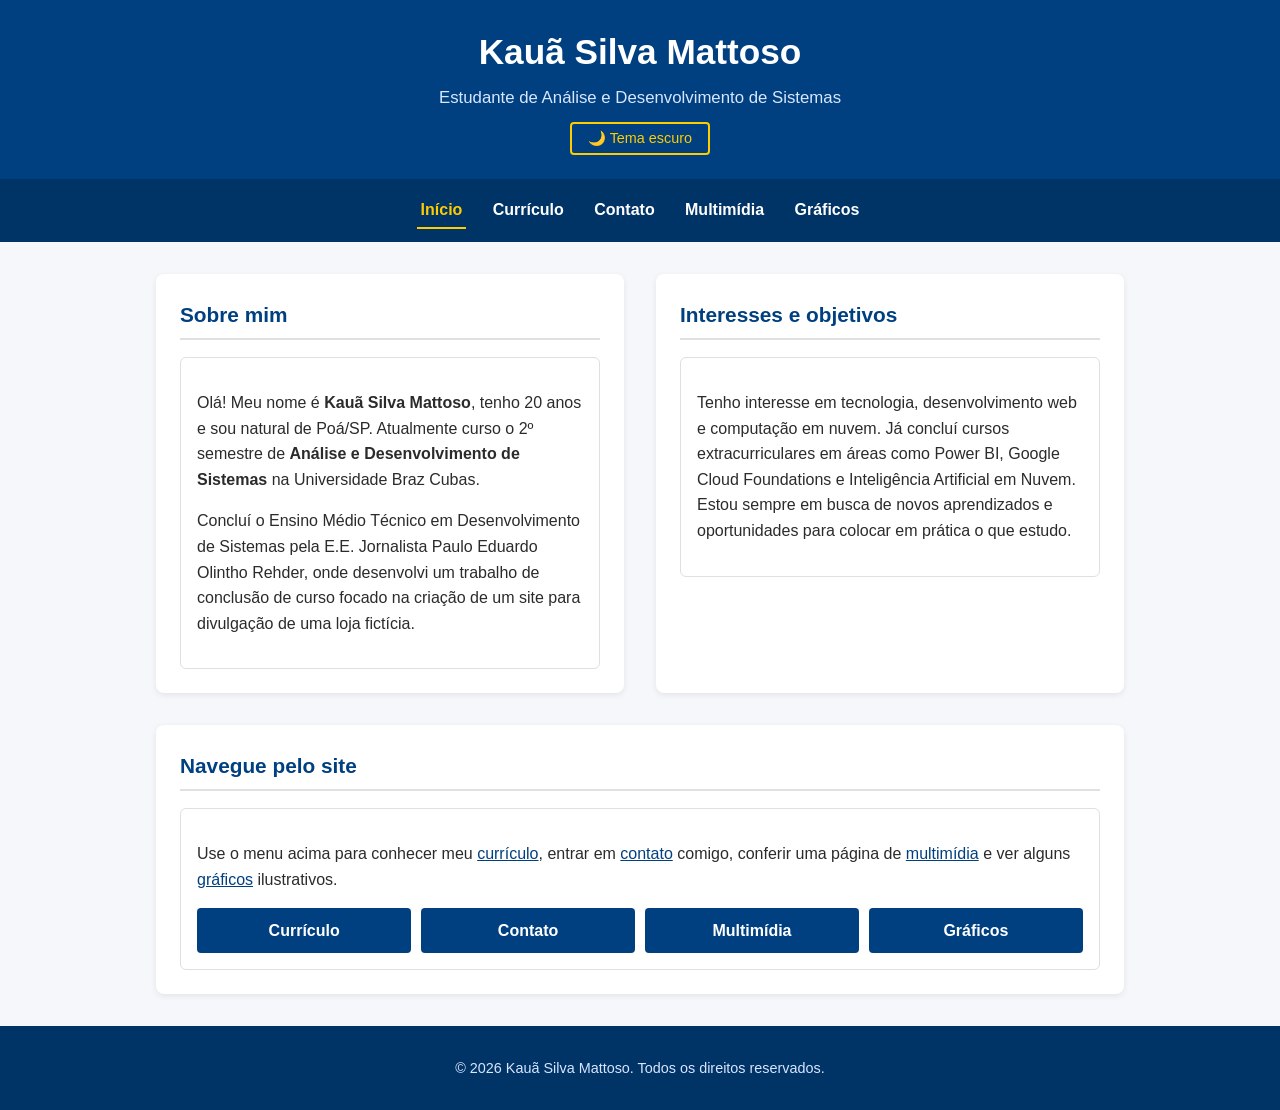
<file: index.html>
<!DOCTYPE html>
<html lang="pt-br">
<head>
  <meta charset="UTF-8">
  <meta name="viewport" content="width=device-width, initial-scale=1.0">
  <title>Kauã Silva Mattoso - Página Inicial</title>
  <link rel="stylesheet" href="css/estilos.css">
</head>
<body>

  <header>
    <h1>Kauã Silva Mattoso</h1>
    <p>Estudante de Análise e Desenvolvimento de Sistemas</p>
  </header>

  <nav>
    <ul>
      <li><a href="index.html" aria-current="page">Início</a></li>
      <li><a href="curriculo.html">Currículo</a></li>
      <li><a href="formulario.html">Contato</a></li>
      <li><a href="multimidia.html">Multimídia</a></li>
      <li><a href="graficos.html">Gráficos</a></li>
    </ul>
  </nav>

  <main class="layout-grid">

    <section id="apresentacao">
      <h2>Sobre mim</h2>
      <article>
        <p>
          Olá! Meu nome é <strong>Kauã Silva Mattoso</strong>, tenho 20 anos e
          sou natural de Poá/SP. Atualmente curso o 2º semestre de
          <strong>Análise e Desenvolvimento de Sistemas</strong> na
          Universidade Braz Cubas.
        </p>
        <p>
          Concluí o Ensino Médio Técnico em Desenvolvimento de Sistemas
          pela E.E. Jornalista Paulo Eduardo Olintho Rehder, onde desenvolvi
          um trabalho de conclusão de curso focado na criação de um site
          para divulgação de uma loja fictícia.
        </p>
      </article>
    </section>

    <section id="interesses">
      <h2>Interesses e objetivos</h2>
      <article>
        <p>
          Tenho interesse em tecnologia, desenvolvimento web e computação
          em nuvem. Já concluí cursos extracurriculares em áreas como
          Power BI, Google Cloud Foundations e Inteligência Artificial em
          Nuvem. Estou sempre em busca de novos aprendizados e
          oportunidades para colocar em prática o que estudo.
        </p>
      </article>
    </section>

    <section id="navegue" class="ocupa-tudo">
      <h2>Navegue pelo site</h2>
      <article>
        <p>
          Use o menu acima para conhecer meu <a href="curriculo.html">currículo</a>,
          entrar em <a href="formulario.html">contato</a> comigo, conferir
          uma página de <a href="multimidia.html">multimídia</a> e ver
          alguns <a href="graficos.html">gráficos</a> ilustrativos.
        </p>
        <ul class="atalhos">
          <li><a href="curriculo.html">Currículo</a></li>
          <li><a href="formulario.html">Contato</a></li>
          <li><a href="multimidia.html">Multimídia</a></li>
          <li><a href="graficos.html">Gráficos</a></li>
        </ul>
      </article>
    </section>

  </main>

  <footer>
    <p>&copy; 2026 Kauã Silva Mattoso. Todos os direitos reservados.</p>
  </footer>

  <script src="js/scripts.js"></script>

</body>
</html>
</file>
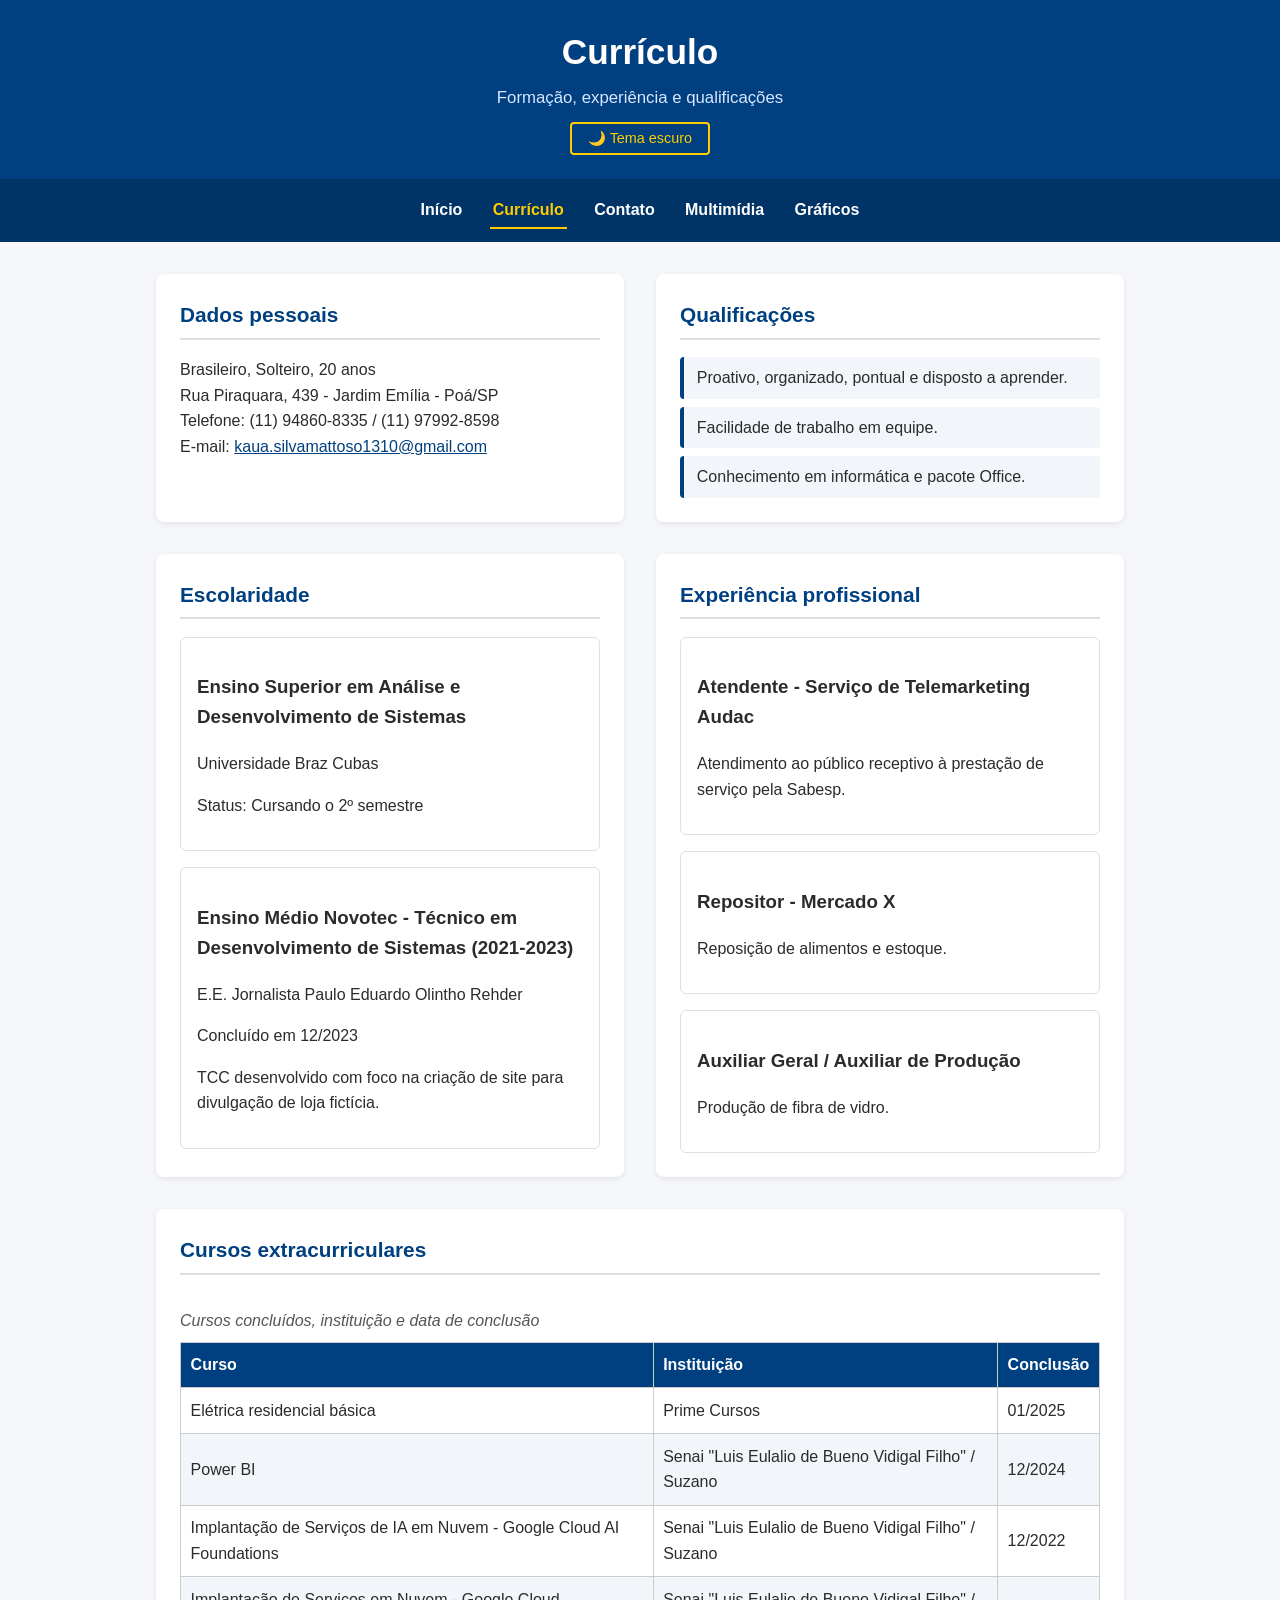
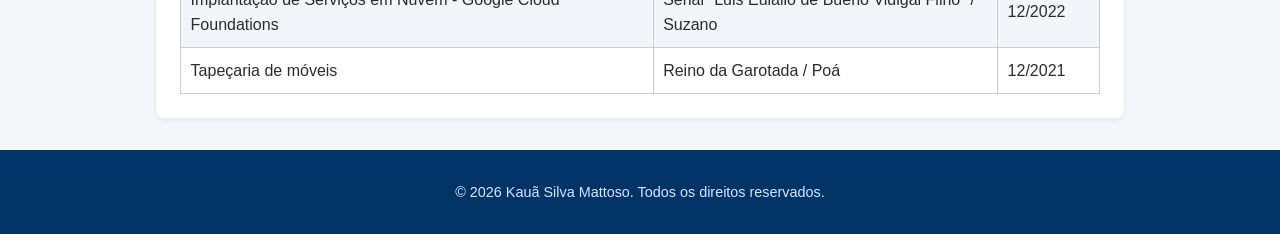
<file: curriculo.html>
<!DOCTYPE html>
<html lang="pt-br">
<head>
  <meta charset="UTF-8">
  <meta name="viewport" content="width=device-width, initial-scale=1.0">
  <title>Currículo - Kauã Silva Mattoso</title>
  <link rel="stylesheet" href="css/estilos.css">
</head>
<body>

  <header>
    <h1>Currículo</h1>
    <p>Formação, experiência e qualificações</p>
  </header>

  <nav>
    <ul>
      <li><a href="index.html">Início</a></li>
      <li><a href="curriculo.html" aria-current="page">Currículo</a></li>
      <li><a href="formulario.html">Contato</a></li>
      <li><a href="multimidia.html">Multimídia</a></li>
      <li><a href="graficos.html">Gráficos</a></li>
    </ul>
  </nav>

  <main class="layout-grid">

    <section id="dados-pessoais">
      <h2>Dados pessoais</h2>
      <address>
        Brasileiro, Solteiro, 20 anos<br>
        Rua Piraquara, 439 - Jardim Emília - Poá/SP<br>
        Telefone: (11) 94860-8335 / (11) 97992-8598<br>
        E-mail: <a href="mailto:kaua.silvamattoso1310@gmail.com">kaua.silvamattoso1310@gmail.com</a>
      </address>
    </section>

    <section id="qualificacoes">
      <h2>Qualificações</h2>
      <ul class="etiquetas">
          <li>Proativo, organizado, pontual e disposto a aprender.</li>
          <li>Facilidade de trabalho em equipe.</li>
          <li>Conhecimento em informática e pacote Office.</li>
        </ul>
    </section>

    <section id="escolaridade">
      <h2>Escolaridade</h2>

      <article>
        <h3>Ensino Superior em Análise e Desenvolvimento de Sistemas</h3>
        <p>Universidade Braz Cubas</p>
        <p>Status: Cursando o 2º semestre</p>
      </article>

      <article>
        <h3>Ensino Médio Novotec - Técnico em Desenvolvimento de Sistemas (2021-2023)</h3>
        <p>E.E. Jornalista Paulo Eduardo Olintho Rehder</p>
        <p>Concluído em 12/2023</p>
        <p>TCC desenvolvido com foco na criação de site para divulgação de loja fictícia.</p>
      </article>
    </section>

    <section id="experiencia">
      <h2>Experiência profissional</h2>

      <article>
        <h3>Atendente - Serviço de Telemarketing Audac</h3>
        <p>Atendimento ao público receptivo à prestação de serviço pela Sabesp.</p>
      </article>

      <article>
        <h3>Repositor - Mercado X</h3>
        <p>Reposição de alimentos e estoque.</p>
      </article>

      <article>
        <h3>Auxiliar Geral / Auxiliar de Produção</h3>
        <p>Produção de fibra de vidro.</p>
      </article>
    </section>

    <section id="cursos" class="ocupa-tudo">
      <h2>Cursos extracurriculares</h2>

      <div class="tabela-rolagem">
      <table>
        <caption>Cursos concluídos, instituição e data de conclusão</caption>
        <thead>
          <tr>
            <th scope="col">Curso</th>
            <th scope="col">Instituição</th>
            <th scope="col">Conclusão</th>
          </tr>
        </thead>
        <tbody>
          <tr>
            <td>Elétrica residencial básica</td>
            <td>Prime Cursos</td>
            <td>01/2025</td>
          </tr>
          <tr>
            <td>Power BI</td>
            <td>Senai "Luis Eulalio de Bueno Vidigal Filho" / Suzano</td>
            <td>12/2024</td>
          </tr>
          <tr>
            <td>Implantação de Serviços de IA em Nuvem - Google Cloud AI Foundations</td>
            <td>Senai "Luis Eulalio de Bueno Vidigal Filho" / Suzano</td>
            <td>12/2022</td>
          </tr>
          <tr>
            <td>Implantação de Serviços em Nuvem - Google Cloud Foundations</td>
            <td>Senai "Luis Eulalio de Bueno Vidigal Filho" / Suzano</td>
            <td>12/2022</td>
          </tr>
          <tr>
            <td>Tapeçaria de móveis</td>
            <td>Reino da Garotada / Poá</td>
            <td>12/2021</td>
          </tr>
        </tbody>
      </table>
      </div>
    </section>

  </main>

  <footer>
    <p>&copy; 2026 Kauã Silva Mattoso. Todos os direitos reservados.</p>
  </footer>

  <script src="js/scripts.js"></script>

</body>
</html>
</file>
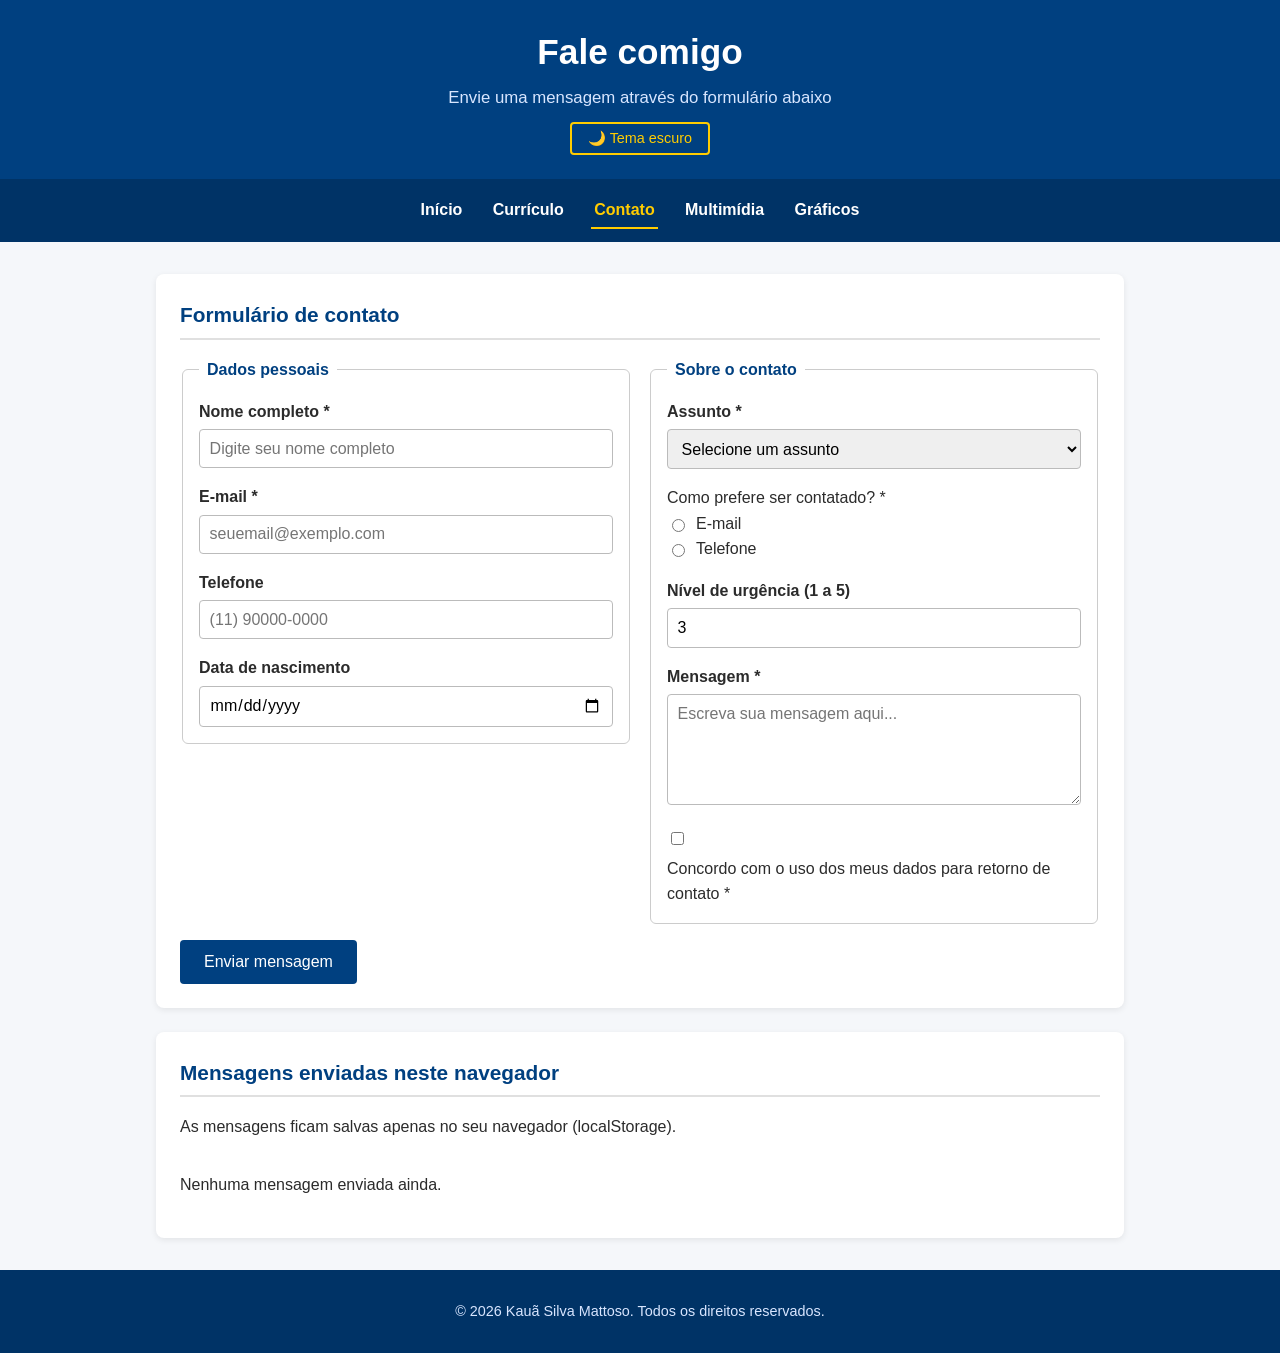
<file: formulario.html>
<!DOCTYPE html>
<html lang="pt-br">
<head>
  <meta charset="UTF-8">
  <meta name="viewport" content="width=device-width, initial-scale=1.0">
  <title>Contato - Kauã Silva Mattoso</title>
  <link rel="stylesheet" href="css/estilos.css">
</head>
<body>

  <header>
    <h1>Fale comigo</h1>
    <p>Envie uma mensagem através do formulário abaixo</p>
  </header>

  <nav>
    <ul>
      <li><a href="index.html">Início</a></li>
      <li><a href="curriculo.html">Currículo</a></li>
      <li><a href="formulario.html" aria-current="page">Contato</a></li>
      <li><a href="multimidia.html">Multimídia</a></li>
      <li><a href="graficos.html">Gráficos</a></li>
    </ul>
  </nav>

  <main>

    <section id="formulario-contato">
      <h2>Formulário de contato</h2>

      <div id="feedback-form" role="status" aria-live="polite" class="feedback" hidden></div>

      <form id="form-contato" action="#" method="post" novalidate>

        <fieldset>
          <legend>Dados pessoais</legend>

          <div>
            <label for="nome">Nome completo *</label>
            <input
              type="text"
              id="nome"
              name="nome"
              placeholder="Digite seu nome completo"
              minlength="3"
              required
            >
          </div>

          <div>
            <label for="email">E-mail *</label>
            <input
              type="email"
              id="email"
              name="email"
              placeholder="seuemail@exemplo.com"
              required
            >
          </div>

          <div>
            <label for="telefone">Telefone</label>
            <input
              type="tel"
              id="telefone"
              name="telefone"
              placeholder="(11) 90000-0000"
              pattern="\(\d{2}\)\s?\d{4,5}-\d{4}"
              title="Use o formato (11) 90000-0000"
            >
          </div>

          <div>
            <label for="nascimento">Data de nascimento</label>
            <input
              type="date"
              id="nascimento"
              name="nascimento"
            >
          </div>
        </fieldset>

        <fieldset>
          <legend>Sobre o contato</legend>

          <div>
            <label for="assunto">Assunto *</label>
            <select id="assunto" name="assunto" required>
              <option value="">Selecione um assunto</option>
              <option value="oportunidade">Oportunidade de trabalho</option>
              <option value="duvida">Dúvida sobre projeto</option>
              <option value="parceria">Proposta de parceria</option>
              <option value="outro">Outro assunto</option>
            </select>
          </div>

          <div>
            <span>Como prefere ser contatado? *</span>
            <div class="campo-radio">
              <input type="radio" id="contato-email" name="preferencia" value="email" required>
              <label for="contato-email">E-mail</label>
            </div>
            <div class="campo-radio">
              <input type="radio" id="contato-telefone" name="preferencia" value="telefone">
              <label for="contato-telefone">Telefone</label>
            </div>
          </div>

          <div>
            <label for="urgencia">Nível de urgência (1 a 5)</label>
            <input
              type="number"
              id="urgencia"
              name="urgencia"
              min="1"
              max="5"
              step="1"
              value="3"
            >
          </div>

          <div>
            <label for="mensagem">Mensagem *</label>
            <textarea
              id="mensagem"
              name="mensagem"
              rows="5"
              placeholder="Escreva sua mensagem aqui..."
              minlength="10"
              required
            ></textarea>
          </div>

          <div class="campo-checkbox">
            <input type="checkbox" id="termos" name="termos" required>
            <label for="termos">Concordo com o uso dos meus dados para retorno de contato *</label>
          </div>
        </fieldset>

        <button type="submit">Enviar mensagem</button>

      </form>
    </section>

    <section id="historico">
      <h2>Mensagens enviadas neste navegador</h2>
      <p>As mensagens ficam salvas apenas no seu navegador (localStorage).</p>
      <ul id="lista-mensagens" class="lista-mensagens"></ul>
      <p id="sem-mensagens">Nenhuma mensagem enviada ainda.</p>
      <button type="button" id="limpar-historico" class="btn-secundario" hidden>Apagar histórico</button>
    </section>

  </main>

  <footer>
    <p>&copy; 2026 Kauã Silva Mattoso. Todos os direitos reservados.</p>
  </footer>

  <script src="js/scripts.js"></script>

</body>
</html>
</file>
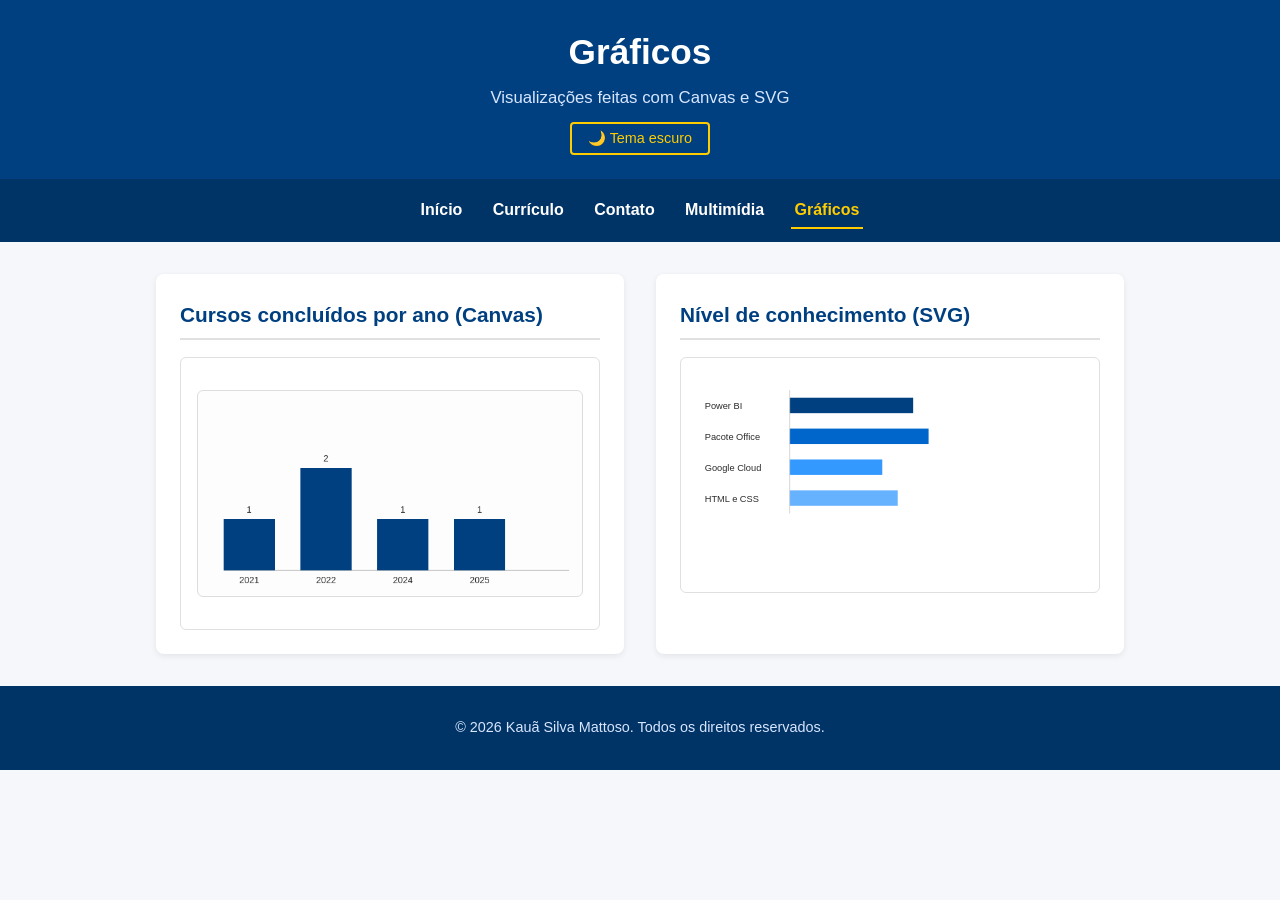
<file: graficos.html>
<!DOCTYPE html>
<html lang="pt-br">
<head>
  <meta charset="UTF-8">
  <meta name="viewport" content="width=device-width, initial-scale=1.0">
  <title>Gráficos - Kauã Silva Mattoso</title>
  <link rel="stylesheet" href="css/estilos.css">
</head>
<body>

  <header>
    <h1>Gráficos</h1>
    <p>Visualizações feitas com Canvas e SVG</p>
  </header>

  <nav>
    <ul>
      <li><a href="index.html">Início</a></li>
      <li><a href="curriculo.html">Currículo</a></li>
      <li><a href="formulario.html">Contato</a></li>
      <li><a href="multimidia.html">Multimídia</a></li>
      <li><a href="graficos.html" aria-current="page">Gráficos</a></li>
    </ul>
  </nav>

  <main class="layout-grid">

    <section id="grafico-canvas">
      <h2>Cursos concluídos por ano (Canvas)</h2>
      <article>
        
        <canvas id="grafico-cursos" width="600" height="320"
          role="img"
          aria-label="Gráfico de barras: 1 curso em 2021, 2 cursos em 2022, 1 curso em 2024 e 1 curso em 2025">
        </canvas>
      </article>
    </section>

    <section id="grafico-svg">
      <h2>Nível de conhecimento (SVG)</h2>
      <article>
        

        <svg class="grafico-svg" width="500" height="220" viewBox="0 0 500 220"
          role="img" aria-labelledby="titulo-svg desc-svg">
          <title id="titulo-svg">Nível de conhecimento em ferramentas</title>
          <desc id="desc-svg">
            Power BI 80%, Pacote Office 90%, Google Cloud 60%, HTML e CSS 70%
          </desc>

          <text x="10" y="25" class="rotulo-svg">Power BI</text>
          <rect class="barra-svg" x="120" y="10" width="160" height="20" fill="#004080"></rect>

          <text x="10" y="65" class="rotulo-svg">Pacote Office</text>
          <rect class="barra-svg" x="120" y="50" width="180" height="20" fill="#0066cc"></rect>

          <text x="10" y="105" class="rotulo-svg">Google Cloud</text>
          <rect class="barra-svg" x="120" y="90" width="120" height="20" fill="#3399ff"></rect>

          <text x="10" y="145" class="rotulo-svg">HTML e CSS</text>
          <rect class="barra-svg" x="120" y="130" width="140" height="20" fill="#66b2ff"></rect>

          <line x1="120" y1="0" x2="120" y2="160" stroke="#ccc" stroke-width="1"></line>
        </svg>
      </article>
    </section>

  </main>

  <footer>
    <p>&copy; 2026 Kauã Silva Mattoso. Todos os direitos reservados.</p>
  </footer>


  <script src="js/scripts.js"></script>

</body>
</html>
</file>
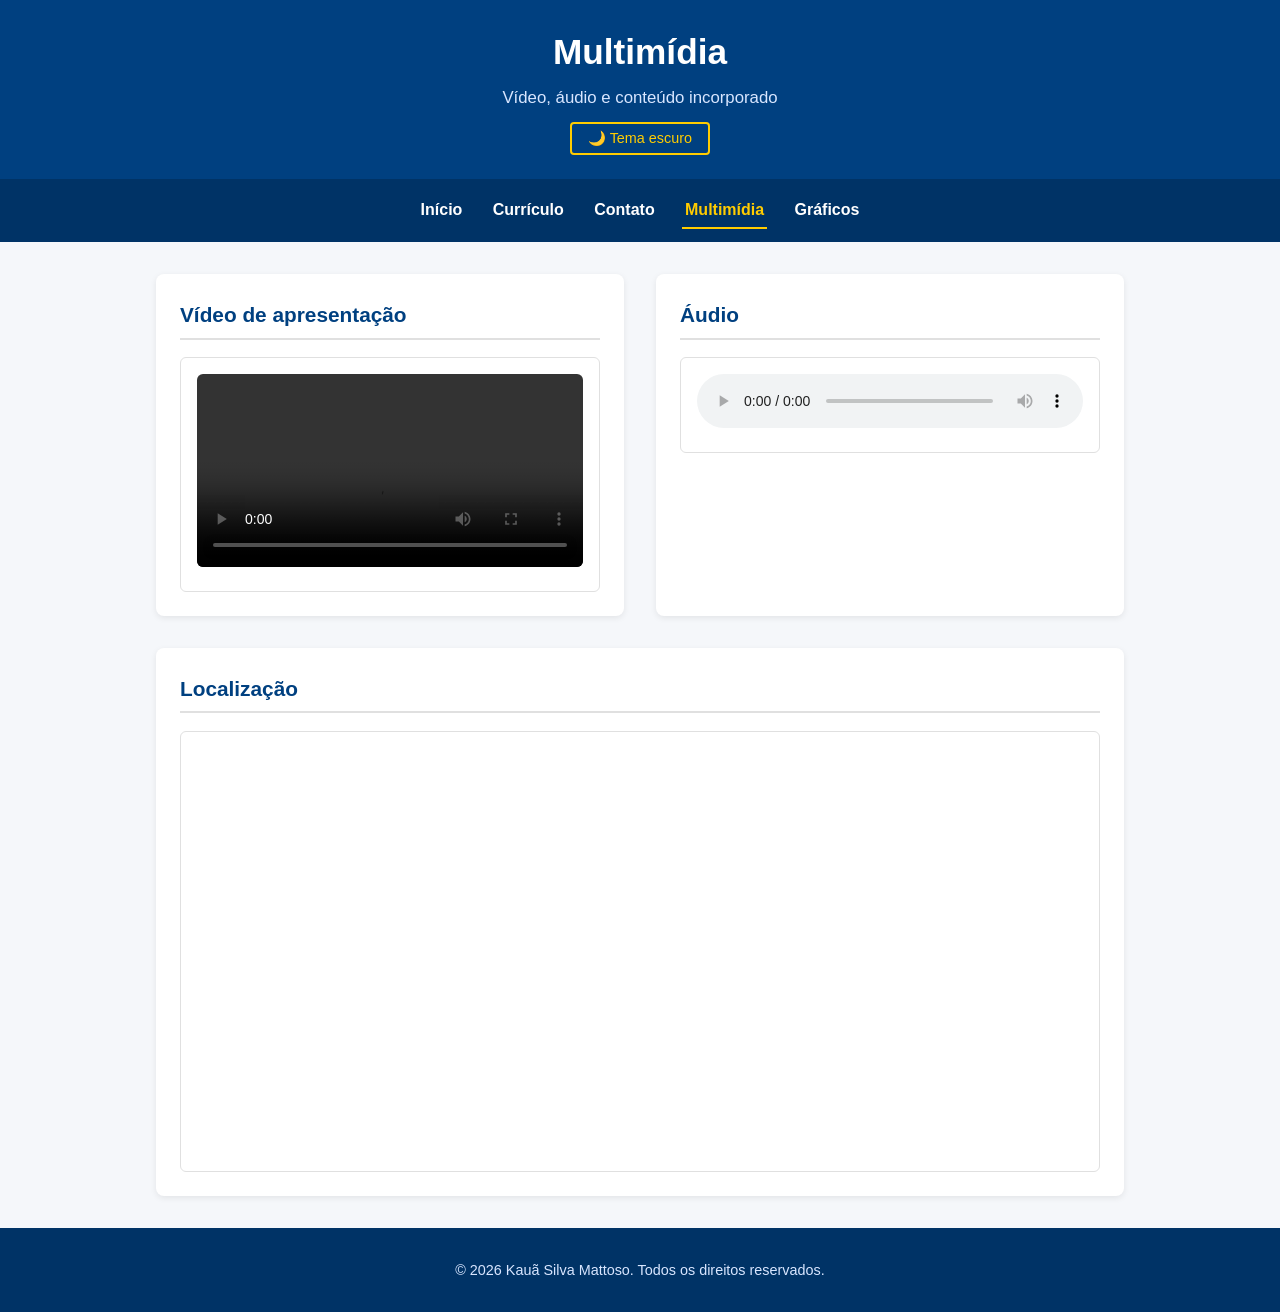
<file: multimidia.html>
<!DOCTYPE html>
<html lang="pt-br">
<head>
  <meta charset="UTF-8">
  <meta name="viewport" content="width=device-width, initial-scale=1.0">
  <title>Multimídia - Kauã Silva Mattoso</title>
  <link rel="stylesheet" href="css/estilos.css">
</head>
<body>

  <header>
    <h1>Multimídia</h1>
    <p>Vídeo, áudio e conteúdo incorporado</p>
  </header>

  <nav>
    <ul>
      <li><a href="index.html">Início</a></li>
      <li><a href="curriculo.html">Currículo</a></li>
      <li><a href="formulario.html">Contato</a></li>
      <li><a href="multimidia.html" aria-current="page">Multimídia</a></li>
      <li><a href="graficos.html">Gráficos</a></li>
    </ul>
  </nav>

  <main class="layout-grid">

    <section id="video">
      <h2>Vídeo de apresentação</h2>
      <article class="midia-item">
        
        <video controls preload="metadata" >
          <source src="https://interactive-examples.mdn.mozilla.net/media/cc0-videos/flower.mp4" type="video/mp4">
          Seu navegador não suporta a exibição de vídeos.
          <a href="https://interactive-examples.mdn.mozilla.net/media/cc0-videos/flower.mp4">
            Baixe o vídeo aqui.
          </a>
        </video>
      </article>
    </section>

    <section id="audio">
      <h2>Áudio</h2>
      <article class="midia-item">
        
        <audio controls preload="metadata">
          <source src="https://interactive-examples.mdn.mozilla.net/media/cc0-audio/t-rex-roar.mp3" type="audio/mpeg">
          Seu navegador não suporta a reprodução de áudio.
          <a href="https://interactive-examples.mdn.mozilla.net/media/cc0-audio/t-rex-roar.mp3">
            Baixe o áudio aqui.
          </a>
        </audio>
      </article>
    </section>

    <section id="mapa" class="ocupa-tudo">
      <h2>Localização</h2>
      <article class="midia-item">
        
        <iframe
          src="https://www.openstreetmap.org/export/embed.html?bbox=-46.4000%2C-23.5300%2C-46.3300%2C-23.4700&layer=mapnik"
          title="Mapa da região de Poá, São Paulo"
          loading="lazy">
        </iframe>
      </article>
    </section>

  </main>

  <footer>
    <p>&copy; 2026 Kauã Silva Mattoso. Todos os direitos reservados.</p>
  </footer>

  <script src="js/scripts.js"></script>

</body>
</html>
</file>
<file: css/estilos.css>
/* =========================================
   RESET BÁSICO E CONFIGURAÇÕES GERAIS
   Abordagem mobile-first: os estilos base
   valem para telas pequenas e as media
   queries (min-width) ampliam o layout.
========================================= */
* {
  box-sizing: border-box;
}

body {
  font-family: Arial, Helvetica, sans-serif;
  line-height: 1.6;
  color: #2b2b2b;
  background-color: #f5f7fa;
  margin: 0;
  padding: 0;
}

a {
  color: #004080;
}

/* Imagens e mídias responsivas */
img,
video,
canvas,
svg {
  max-width: 100%;
  height: auto;
}

audio {
  width: 100%;
}

address {
  font-style: normal;
  word-wrap: break-word;
}

/* =========================================
   CABEÇALHO E NAVEGAÇÃO (FLEXBOX)
========================================= */
header {
  display: flex;
  flex-direction: column;
  align-items: center;
  justify-content: center;
  background-color: #004080;
  color: #fff;
  padding: 1rem;
  text-align: center;
}

header h1 {
  margin: 0 0 0.3rem 0;
  font-size: 1.5rem;
}

header p {
  margin: 0;
  font-size: 0.9rem;
  color: #d8e6ff;
}

nav {
  background-color: #003366;
}

/* Mobile: itens empilhados, ocupando toda a largura */
nav ul {
  list-style: none;
  display: flex;
  flex-direction: column;
  align-items: stretch;
  gap: 0.2rem;
  margin: 0;
  padding: 0.5rem 1rem;
}

nav a {
  display: block;
  color: #fff;
  text-decoration: none;
  font-weight: bold;
  text-align: center;
  padding: 0.6rem 0.2rem;
  border-bottom: 2px solid transparent;
  transition: border-color 0.3s ease, color 0.3s ease;
}

nav a:hover,
nav a:focus-visible {
  color: #ffcc00;
  border-bottom: 2px solid #ffcc00;
}

nav a[aria-current="page"] {
  border-bottom: 2px solid #ffcc00;
  color: #ffcc00;
}

/* =========================================
   CONTEÚDO PRINCIPAL
========================================= */
main {
  max-width: 1000px;
  margin: 1rem auto;
  padding: 0 1rem;
}

section {
  background-color: #fff;
  border-radius: 8px;
  padding: 1rem;
  margin-bottom: 1.5rem;
  box-shadow: 0 2px 6px rgba(0, 0, 0, 0.08);
}

section h2 {
  color: #004080;
  border-bottom: 2px solid #e0e0e0;
  padding-bottom: 0.4rem;
  margin-top: 0;
  font-size: 1.3rem;
}

article {
  border: 1px solid #e0e0e0;
  border-radius: 6px;
  padding: 1rem;
  margin-bottom: 1rem;
  transition: transform 0.3s ease, box-shadow 0.3s ease;
}

article:last-child {
  margin-bottom: 0;
}

article:hover,
article:focus-within {
  transform: translateY(-4px);
  box-shadow: 0 6px 14px rgba(0, 0, 0, 0.12);
}

/* =========================================
   LAYOUT EM GRID
   Mobile: 1 coluna. A partir de 768px: 2 colunas.
========================================= */
.layout-grid {
  display: grid;
  grid-template-columns: 1fr;
  gap: 1.5rem;
}

.layout-grid > section {
  min-width: 0;
  margin-bottom: 0;
}

/* =========================================
   FLEXBOX EM SEÇÕES
========================================= */
/* Atalhos de navegação (página inicial) */
.atalhos {
  list-style: none;
  display: flex;
  flex-wrap: wrap;
  gap: 0.6rem;
  margin: 1rem 0 0 0;
  padding: 0;
}

.atalhos li {
  flex: 1 1 140px;
}

.atalhos a {
  display: block;
  text-align: center;
  text-decoration: none;
  font-weight: bold;
  color: #fff;
  background-color: #004080;
  padding: 0.6rem 1rem;
  border-radius: 4px;
  transition: background-color 0.3s ease;
}

.atalhos a:hover,
.atalhos a:focus-visible {
  background-color: #002b57;
}

/* Qualificações em "etiquetas" (currículo) */
.etiquetas {
  list-style: none;
  display: flex;
  flex-wrap: wrap;
  gap: 0.5rem;
  margin: 0;
  padding: 0;
}

.etiquetas li {
  flex: 1 1 100%;
  background-color: #f2f6fb;
  border-left: 4px solid #004080;
  padding: 0.5rem 0.8rem;
  border-radius: 4px;
}

/* =========================================
   TABELAS
========================================= */
.tabela-rolagem {
  overflow-x: auto;
}

table {
  width: 100%;
  min-width: 480px;
  border-collapse: collapse;
  margin-top: 1rem;
}

caption {
  text-align: left;
  font-style: italic;
  margin-bottom: 0.5rem;
  color: #555;
}

th,
td {
  border: 1px solid #ccc;
  padding: 0.6rem;
  text-align: left;
}

thead th {
  background-color: #004080;
  color: #fff;
}

tbody tr:nth-child(even) {
  background-color: #f2f6fb;
}

/* =========================================
   FORMULÁRIO (GRID)
========================================= */
form {
  display: grid;
  grid-template-columns: 1fr;
  gap: 1rem;
}

fieldset {
  min-width: 0;
  border: 1px solid #ccc;
  border-radius: 6px;
  padding: 1rem;
}

fieldset > div {
  margin-bottom: 1rem;
}

fieldset > div:last-child {
  margin-bottom: 0;
}

legend {
  font-weight: bold;
  color: #004080;
  padding: 0 0.5rem;
}

label {
  display: block;
  font-weight: bold;
  margin-bottom: 0.3rem;
}

input,
select,
textarea {
  width: 100%;
  padding: 0.6rem;
  border: 1px solid #bbb;
  border-radius: 4px;
  font-family: inherit;
  font-size: 1rem;
}

input:focus-visible,
select:focus-visible,
textarea:focus-visible,
button:focus-visible {
  outline: 2px solid #004080;
  outline-offset: 2px;
}

.campo-radio,
.campo-checkbox {
  display: flex;
  align-items: center;
  gap: 0.5rem;
  font-weight: normal;
}

.campo-radio label,
.campo-checkbox label {
  margin-bottom: 0;
  font-weight: normal;
}

.campo-radio input,
.campo-checkbox input {
  width: auto;
}

button {
  background-color: #004080;
  color: #fff;
  border: none;
  padding: 0.8rem 1.5rem;
  border-radius: 4px;
  font-size: 1rem;
  cursor: pointer;
  transition: background-color 0.3s ease;
  width: 100%;
}

button:hover {
  background-color: #002b57;
}

/* =========================================
   MULTIMÍDIA
========================================= */
.midia-item {
  margin-bottom: 1rem;
}

video,
iframe {
  width: 100%;
  border: none;
  border-radius: 6px;
}

iframe {
  height: 250px;
}

/* =========================================
   GRÁFICOS: CANVAS E SVG
========================================= */
canvas {
  background-color: #fdfdfd;
  border: 1px solid #ddd;
  border-radius: 6px;
  display: block;
  margin: 1rem auto;
}

.grafico-svg {
  display: block;
  margin: 1rem auto;
}

.barra-svg {
  transition: opacity 0.3s ease;
}

.barra-svg:hover {
  opacity: 0.75;
}

.rotulo-svg {
  font-size: 12px;
  fill: #2b2b2b;
}

/* =========================================
   RODAPÉ
========================================= */
footer {
  background-color: #003366;
  color: #d8e6ff;
  text-align: center;
  padding: 1rem;
  font-size: 0.9rem;
}

footer a {
  color: #ffcc00;
}

/* =========================================
   SELEÇÃO DE TEXTO
========================================= */
::selection {
  background: #004080;
  color: #fff;
}

/* =========================================
   MEDIA QUERIES (MOBILE-FIRST / MIN-WIDTH)
========================================= */

/* Telas pequenas ampliadas (>= 600px): menu em linha */
@media (min-width: 600px) {
  header h1 {
    font-size: 1.8rem;
  }

  nav ul {
    flex-direction: row;
    flex-wrap: wrap;
    justify-content: center;
    align-items: center;
    gap: 1.5rem;
    padding: 0.8rem 1rem;
  }

  nav a {
    display: inline-block;
    padding: 0.3rem 0.2rem;
  }

  .etiquetas li {
    flex: 1 1 45%;
  }

  button {
    width: auto;
  }

  iframe {
    height: 320px;
  }
}

/* Tablets (>= 768px): layouts em 2 colunas */
@media (min-width: 768px) {
  main {
    margin: 2rem auto;
  }

  section {
    padding: 1.5rem;
  }

  .layout-grid {
    grid-template-columns: repeat(2, 1fr);
  }

  .layout-grid > .ocupa-tudo {
    grid-column: 1 / -1;
  }

  .etiquetas li {
    flex: 1 1 100%;
  }

  form {
    grid-template-columns: repeat(2, 1fr);
    align-items: start;
  }

  form button {
    grid-column: 1 / -1;
    justify-self: start;
  }

  iframe {
    height: 400px;
  }
}

/* Desktop (>= 1024px): mais espaço e tipografia maior */
@media (min-width: 1024px) {
  header {
    padding: 1.5rem 1rem;
  }

  header h1 {
    font-size: 2.2rem;
  }

  header p {
    font-size: 1.05rem;
  }

  .layout-grid {
    gap: 2rem;
  }
}

/* =========================================
   ACESSIBILIDADE: REDUÇÃO DE MOVIMENTO
========================================= */
@media (prefers-reduced-motion: reduce) {
  * {
    transition: none !important;
  }

  article:hover,
  article:focus-within {
    transform: none;
  }
}

/* =========================================
   CP3: INTERATIVIDADE (JS + localStorage)
========================================= */

/* Botão de alternar tema (inserido via JS no cabeçalho) */
.btn-tema {
  width: auto;
  margin-top: 0.6rem;
  padding: 0.4rem 1rem;
  font-size: 0.9rem;
  background-color: transparent;
  border: 2px solid #ffcc00;
  color: #ffcc00;
}

.btn-tema:hover {
  background-color: #ffcc00;
  color: #003366;
}

.btn-secundario {
  background-color: #6b7280;
  margin-top: 1rem;
}

.btn-secundario:hover {
  background-color: #4b5563;
}

/* Mensagens de erro e feedback do formulário */
.erro-campo {
  display: block;
  color: #b00020;
  font-size: 0.85rem;
  margin-top: 0.3rem;
}

.campo-invalido {
  border-color: #b00020;
  background-color: #fff5f6;
}

.feedback {
  padding: 0.8rem 1rem;
  border-radius: 6px;
  margin-bottom: 1rem;
  font-weight: bold;
}

.feedback[hidden] {
  display: none;
}

.feedback.sucesso {
  background-color: #e6f4ea;
  color: #1e6b34;
  border: 1px solid #1e6b34;
}

.feedback.erro {
  background-color: #fdeaea;
  color: #b00020;
  border: 1px solid #b00020;
}

/* Histórico de mensagens salvas */
.lista-mensagens {
  list-style: none;
  margin: 0;
  padding: 0;
  display: grid;
  gap: 0.8rem;
}

.lista-mensagens li {
  border: 1px solid #e0e0e0;
  border-left: 4px solid #004080;
  border-radius: 6px;
  padding: 0.8rem 1rem;
  overflow-wrap: anywhere;
}

.lista-mensagens small {
  color: #666;
}

/* Tema escuro (classe aplicada no <html>) */
html.tema-escuro body {
  background-color: #12161c;
  color: #e6e9ee;
}

html.tema-escuro a {
  color: #8ec1ff;
}

html.tema-escuro section,
html.tema-escuro article {
  background-color: #1b2129;
  border-color: #333b46;
}

html.tema-escuro section h2,
html.tema-escuro legend {
  color: #8ec1ff;
  border-color: #333b46;
}

html.tema-escuro .etiquetas li {
  background-color: #232b35;
  border-left-color: #8ec1ff;
}

html.tema-escuro th,
html.tema-escuro td,
html.tema-escuro fieldset {
  border-color: #3a4350;
}

html.tema-escuro tbody tr:nth-child(even) {
  background-color: #232b35;
}

html.tema-escuro caption,
html.tema-escuro .lista-mensagens small {
  color: #aab3bf;
}

html.tema-escuro input,
html.tema-escuro select,
html.tema-escuro textarea {
  background-color: #12161c;
  color: #e6e9ee;
  border-color: #4a5463;
}

html.tema-escuro canvas {
  background-color: #1b2129;
  border-color: #333b46;
}

html.tema-escuro .rotulo-svg {
  fill: #e6e9ee;
}

html.tema-escuro .lista-mensagens li {
  border-color: #333b46;
  border-left-color: #8ec1ff;
}

html.tema-escuro .feedback.sucesso {
  background-color: #17301f;
  color: #8be0a4;
  border-color: #8be0a4;
}

html.tema-escuro .feedback.erro,
html.tema-escuro .campo-invalido {
  background-color: #3a1a1f;
  color: #ff9aa8;
  border-color: #ff9aa8;
}

html.tema-escuro .erro-campo {
  color: #ff9aa8;
}

.campo-checkbox {
  flex-wrap: wrap;
}
</file>
